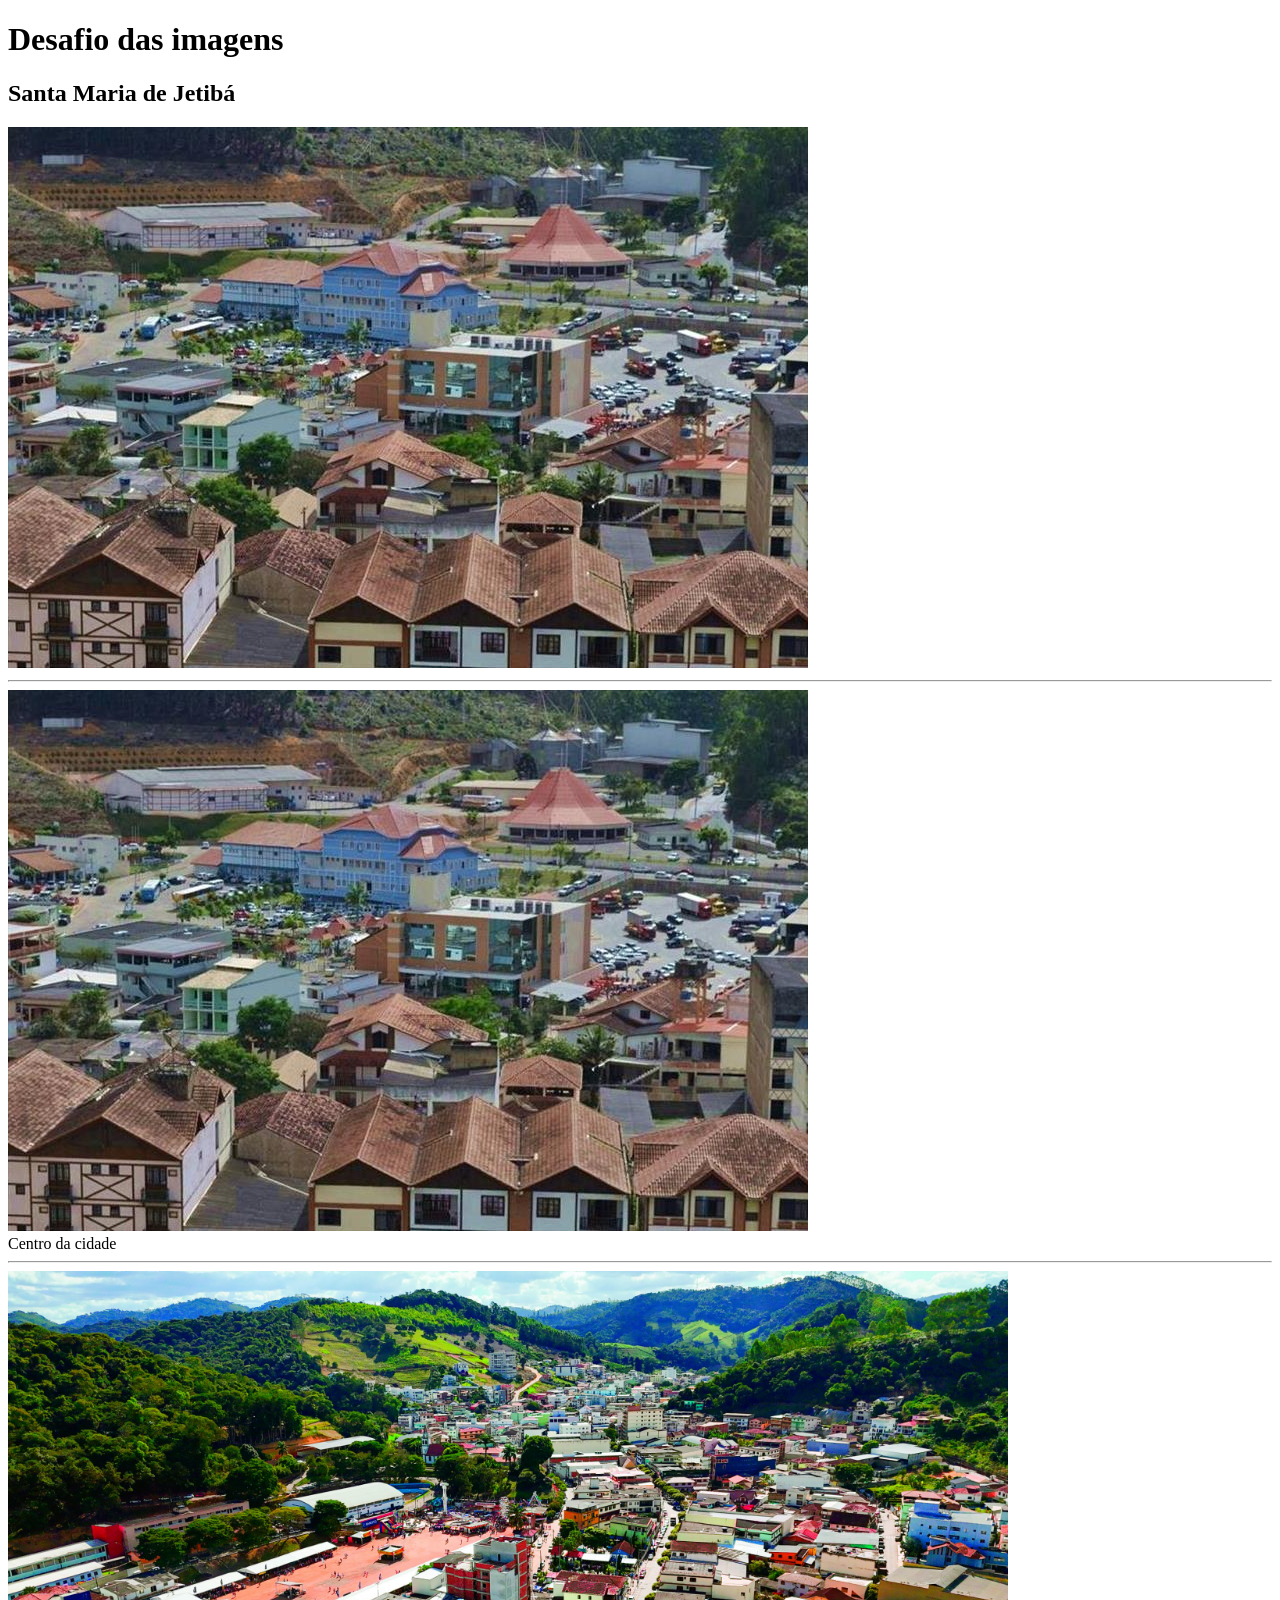
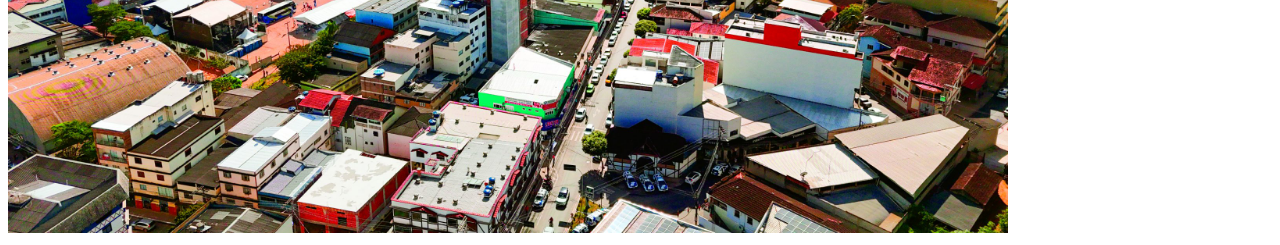
<file: AULA-02/index.html>
<!DOCTYPE html>
<html lang="PT-BR">
<head>
    <meta charset="UTF-8">
    <meta name="viewport" content="width=device-width, initial-scale=1.0">
    <link rel="shortcut icon" href="H.svg" type="image/x-icon">
    <title>Aula2-imagens</title>
</head>
<body>
    <h1>Desafio das imagens</h1>
    <h2>Santa Maria de Jetibá</h2>

     <img src="imagem.jpg" alt="Santa Maria de Jetibá">

     <hr>

     <picture> <img src="imagem.jpg" alt="centro da cidade">
    
    <figcaption> Centro da cidade </figcaption> 
 </picture>

 <hr>

<picture>
<source media="(max-width:500px )" 
        srcset="imagem.jpg"  width="300px">
        <img src="smj.jpg" alt="centro da cidade" 
        width="1000px">

</picture>


</body>
</html>
</file>
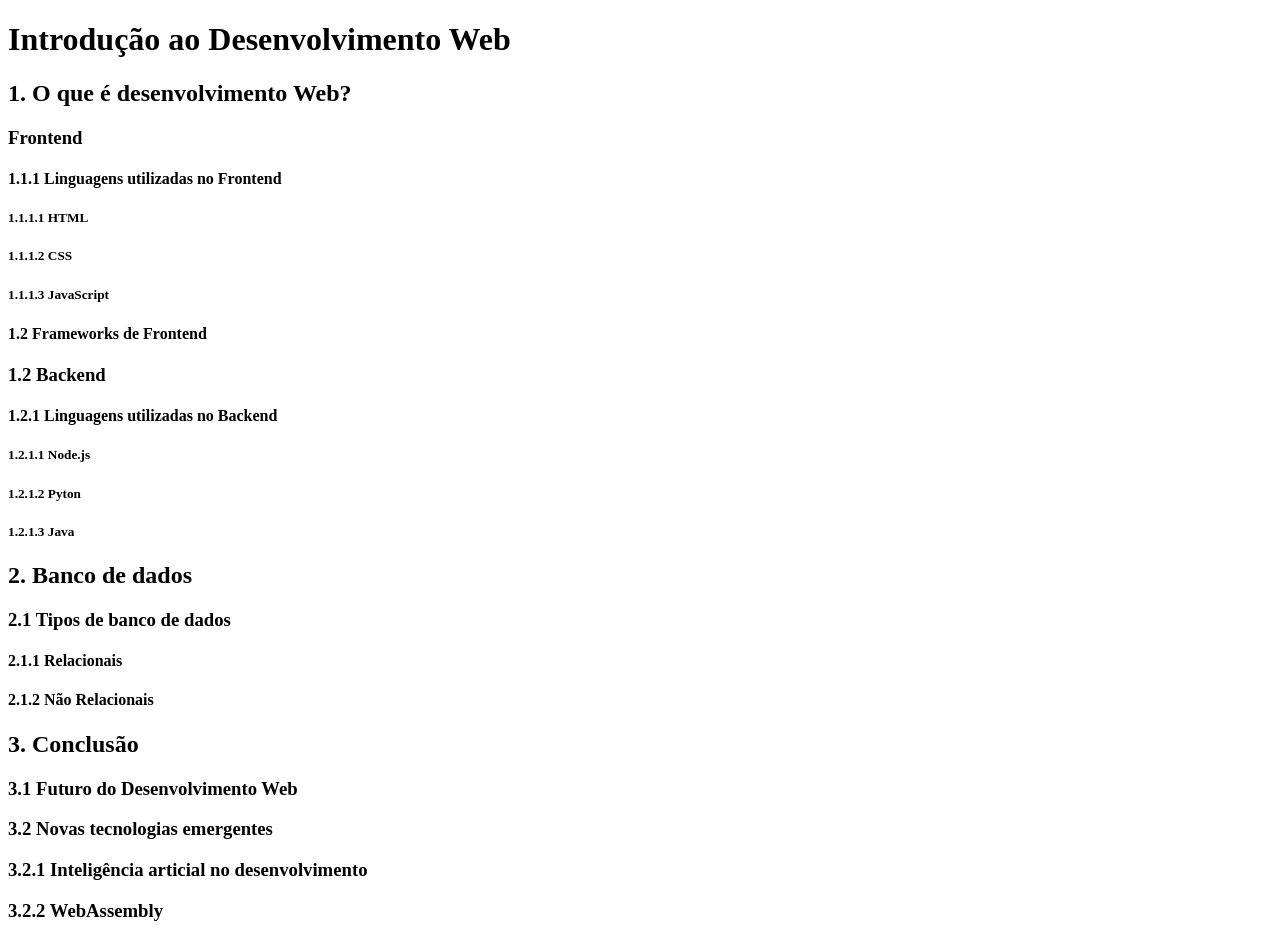
<file: AULA-03/index.html>
<!DOCTYPE html>
<html lang="PT-BR">
<head>
    <meta charset="UTF-8">
    <meta name="viewport" content="width=device-width, initial-scale=1.0">
    <title>Document</title>
</head>
<body>

    <h1>Introdução ao Desenvolvimento Web</h1>
    <h2>1. O que é desenvolvimento Web?</h2>
    <h3>Frontend</h3>
    <h4>1.1.1 Linguagens utilizadas no Frontend</h4>
    <h5>1.1.1.1 HTML</h5>
    <H5>1.1.1.2 CSS</H5>
    <H5>1.1.1.3 JavaScript</H5>
    <h4>1.2 Frameworks de Frontend</h4>
    <h3>1.2 Backend</h3>
    <h4>1.2.1 Linguagens utilizadas no Backend</h4>
    <h5>1.2.1.1 Node.js</h5>
    <h5>1.2.1.2 Pyton</h5>
    <h5>1.2.1.3 Java</h5>
    <H2>2. Banco de dados</H2>   
    <h3>2.1 Tipos de banco de dados</h3> 
    <h4>2.1.1 Relacionais</h4>
    <h4>2.1.2 Não Relacionais</h4>
    <h2>3. Conclusão</h2>
    <h3>3.1 Futuro do Desenvolvimento Web</h3>
    <h3>3.2 Novas tecnologias emergentes</h3>
    <h3>3.2.1 Inteligência articial no desenvolvimento</h3>
    <h3>3.2.2 WebAssembly</h3>
    

</body>
</html>
</file>
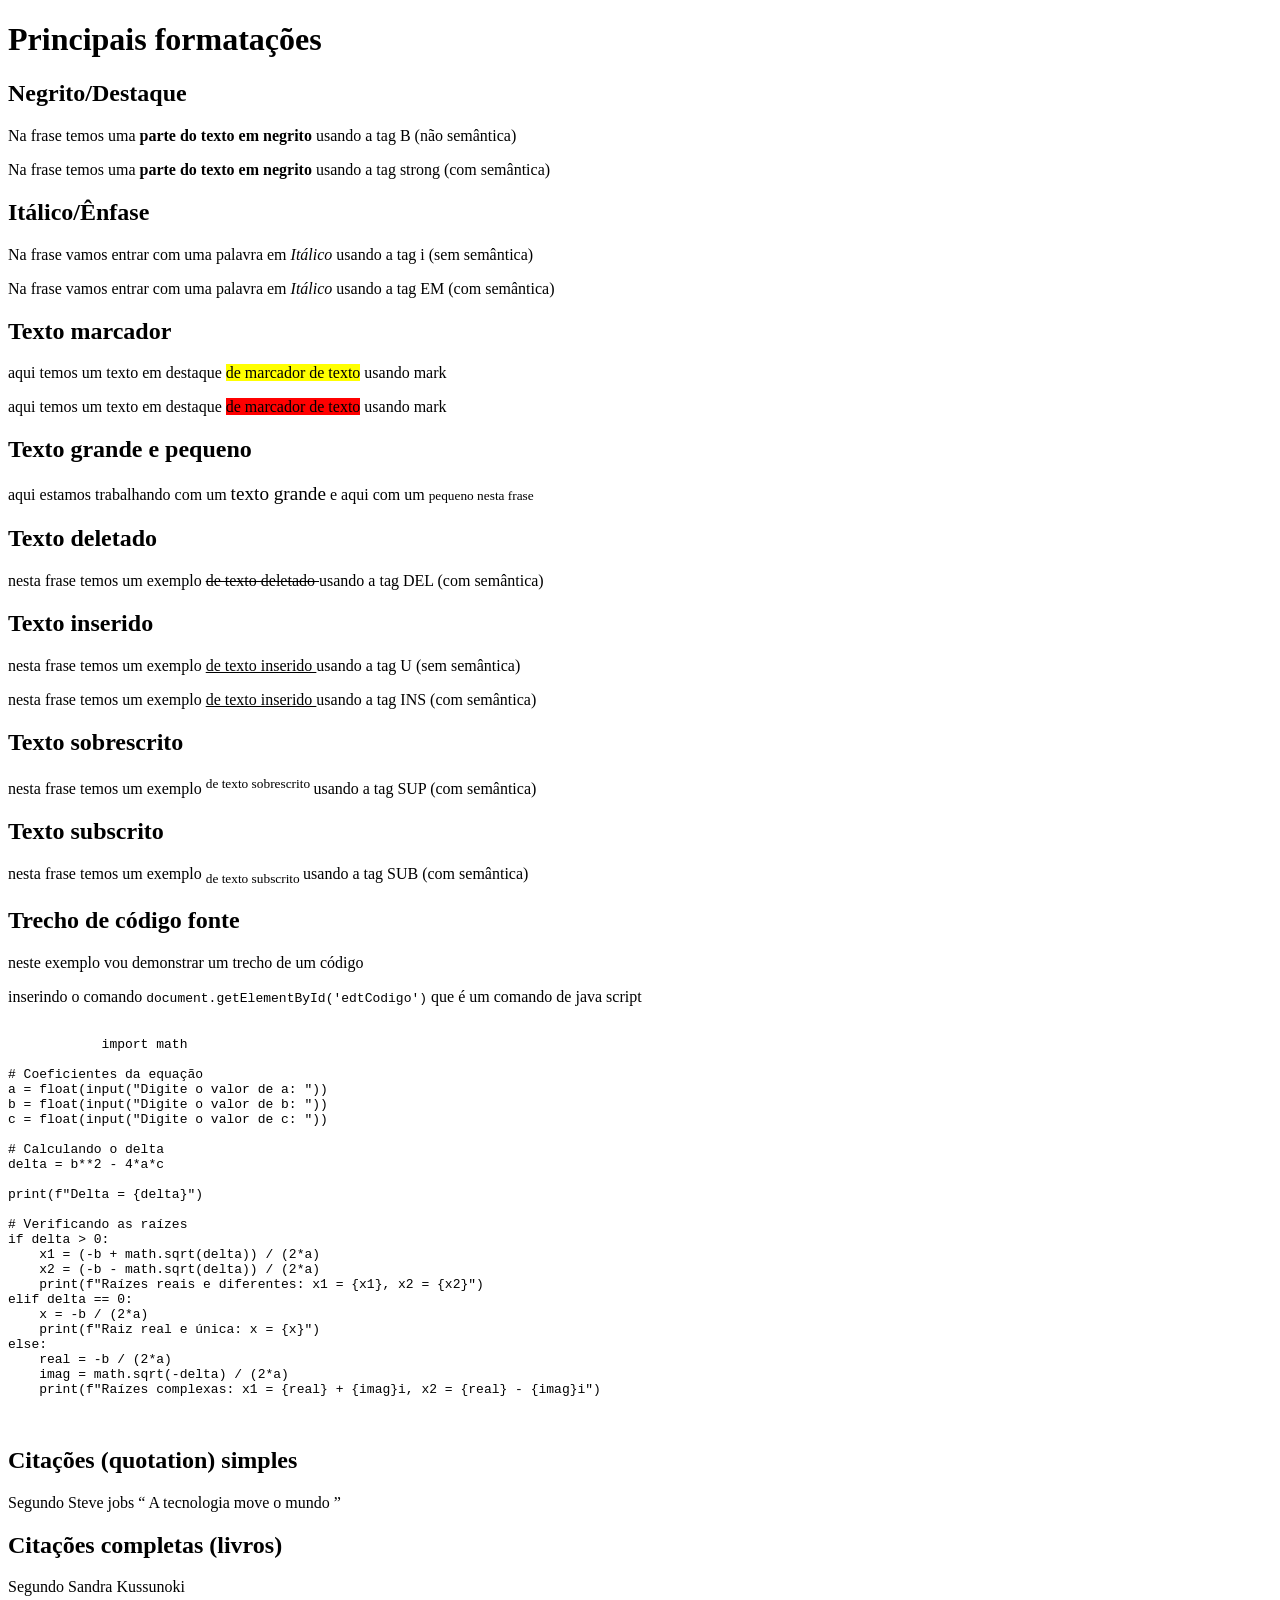
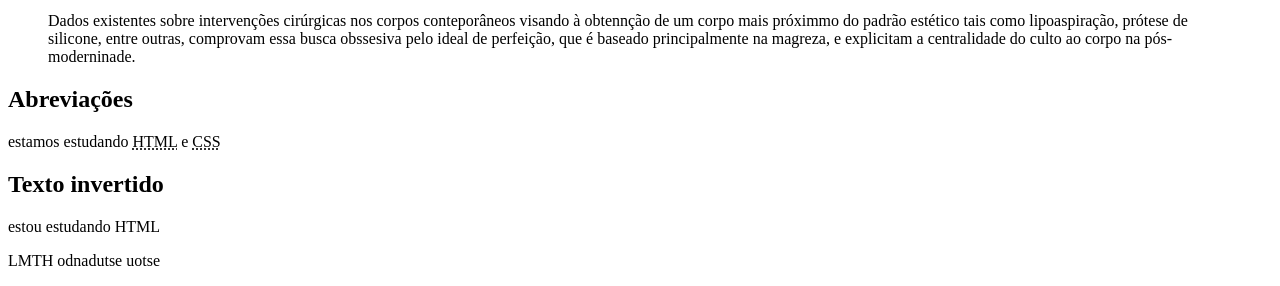
<file: AULA-04/index.html>
<!DOCTYPE html>
<html lang="pt-br">
<head>
    <meta charset="UTF-8">
    <meta name="viewport" content="width=device-width, initial-scale=1.0">
    <title>Aula 04  </title>
</head>
<body>
    <h1>Principais formatações</h1>
    <h2>Negrito/Destaque</h2>
    <p>Na frase temos uma <b>parte do texto em negrito</b> usando a tag B (não semântica)</p>
    <p>Na frase temos uma <strong>parte do texto em negrito</strong> usando a tag strong (com semântica)</p>
    <h2>Itálico/Ênfase</h2>
    <p>Na frase vamos entrar com uma palavra em <i>Itálico</i> usando a tag i (sem semântica)</p>
    <p>Na frase vamos entrar com uma palavra em <em>Itálico</em> usando a tag EM (com semântica)</p>
    <h2>Texto marcador</h2>
    <p>aqui temos um texto em destaque <mark>de marcador de texto</mark> usando mark</p>
    <p>aqui temos um texto em destaque <mark style="background-color: red;">de marcador de texto</mark> usando mark</p>
    <h2>Texto grande e pequeno</h2>
    <p>aqui estamos trabalhando com um <big>texto grande</big> e aqui com um <small> pequeno nesta frase</small></p>
    <h2>Texto deletado</h2>
    <p>nesta frase temos um exemplo <del> de texto deletado </del> usando a tag DEL (com semântica)</p>
    <h2>Texto inserido</h2>
    <p>nesta frase temos um exemplo <u> de texto inserido </u> usando a tag U (sem semântica)</p>
    <p>nesta frase temos um exemplo <ins> de texto inserido </ins> usando a tag INS (com semântica)</p>
    <h2>Texto sobrescrito</h2>
    <p>nesta frase temos um exemplo <sup> de texto sobrescrito </sup> usando a tag SUP (com semântica)</p>
    <h2>Texto subscrito</h2>
    <p>nesta frase temos um exemplo <sub> de texto subscrito </sub> usando a tag SUB (com semântica)</p>
    <h2>Trecho de código fonte</h2>
    <p>neste exemplo vou demonstrar um trecho de um código</p>
    <p>inserindo o comando <code>document.getElementById('edtCodigo')</code> que é um comando de java script </p>
    <pre>
        <code>
            import math

# Coeficientes da equação
a = float(input("Digite o valor de a: "))
b = float(input("Digite o valor de b: "))
c = float(input("Digite o valor de c: "))

# Calculando o delta
delta = b**2 - 4*a*c

print(f"Delta = {delta}")

# Verificando as raízes
if delta > 0:
    x1 = (-b + math.sqrt(delta)) / (2*a)
    x2 = (-b - math.sqrt(delta)) / (2*a)
    print(f"Raízes reais e diferentes: x1 = {x1}, x2 = {x2}")
elif delta == 0:
    x = -b / (2*a)
    print(f"Raiz real e única: x = {x}")
else:
    real = -b / (2*a)
    imag = math.sqrt(-delta) / (2*a)
    print(f"Raízes complexas: x1 = {real} + {imag}i, x2 = {real} - {imag}i")
        </code>
    </pre>
    <h2>Citações (quotation) simples </h2>
    <p>Segundo Steve jobs <q> A tecnologia move o mundo </q></p>

    <h2>Citações completas (livros)</h2>
    <p>Segundo Sandra Kussunoki<blockquote>
        Dados existentes sobre intervenções cirúrgicas nos corpos conteporâneos visando à obtennção de um corpo mais próximmo do padrão estético tais como lipoaspiração, prótese de silicone, entre outras, comprovam essa busca obssesiva pelo  ideal de perfeição, que é baseado principalmente na magreza, e explicitam a centralidade do culto ao corpo na pós-moderninade.</p>
    </blockquote>
    <h2>Abreviações</h2>
    <p>estamos estudando  <abbr title="Hypertext Markup Language ">HTML</abbr> e <abbr title="Cascading Style Sheets">CSS</abbr></p>
    <h2>Texto invertido</h2>
    <p><bdo dir="ltr">estou estudando HTML</bdo></p>
    <p><bdo dir="rtl">estou estudando HTML</bdo></p>
    

</body>
</html>
</file>
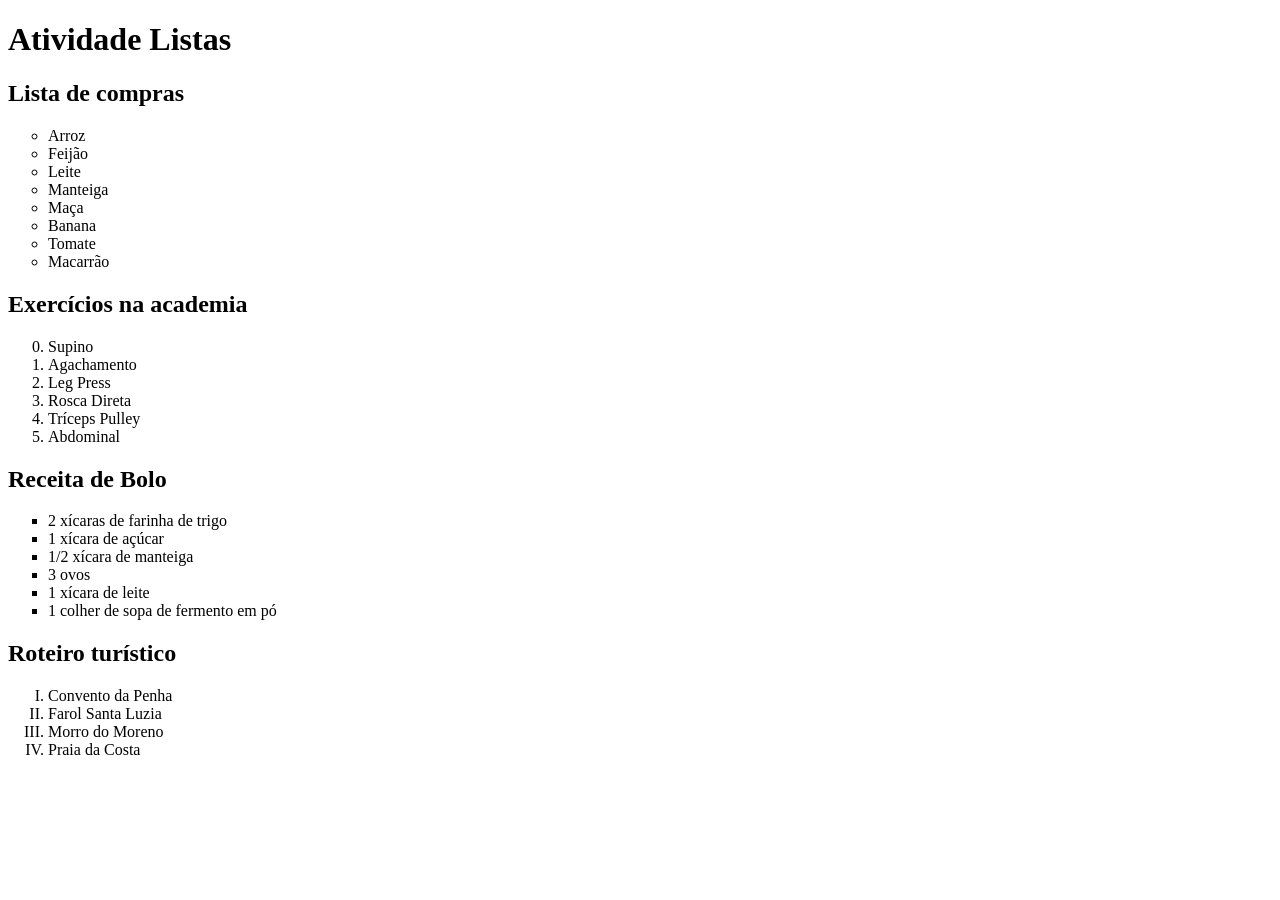
<file: AULA-05/index.html>
<!DOCTYPE html>
<html lang="PT-BR">
<head>
    <meta charset="UTF-8">
    <meta name="viewport" content="width=device-width, initial-scale=1.0">
    <title>Document</title>
</head>
<body>

    <h1>Atividade Listas</h1>

    <h2>Lista de compras</h2>
    <ul type="circle">
        <li>Arroz</li>
        <li>Feijão</li>
        <li>Leite</li>
        <li>Manteiga</li>
        <li>Maça</li>
        <li>Banana</li>
        <li>Tomate</li>
        <li>Macarrão</li>
    </ul>
    
<h2>Exercícios na academia</h2>


    <ol type="1" start="00">
        <li>Supino</li>
        <li>Agachamento</li>
        <li>Leg Press</li>
        <li>Rosca Direta</li>
        <li>Tríceps Pulley</li>
        <li>Abdominal</li>
    </ol>

<h2>Receita de Bolo</h2>

    <ul type="square">
        <li>2 xícaras de farinha de trigo</li>
        <li>1 xícara de açúcar</li>
        <li>1/2 xícara de manteiga</li>
        <li>3 ovos</li>
        <li>1 xícara de leite</li>
        <li>1 colher de sopa de fermento em pó</li>
    </Ul>

<h2>Roteiro turístico</h2>

    <ol type="I" start="1"> 
        <li>Convento da Penha</li>
        <li>Farol Santa Luzia</li>
        <li>Morro do Moreno</li>
        <li>Praia da Costa</li>
    </ol>

</body>
</html>
</file>
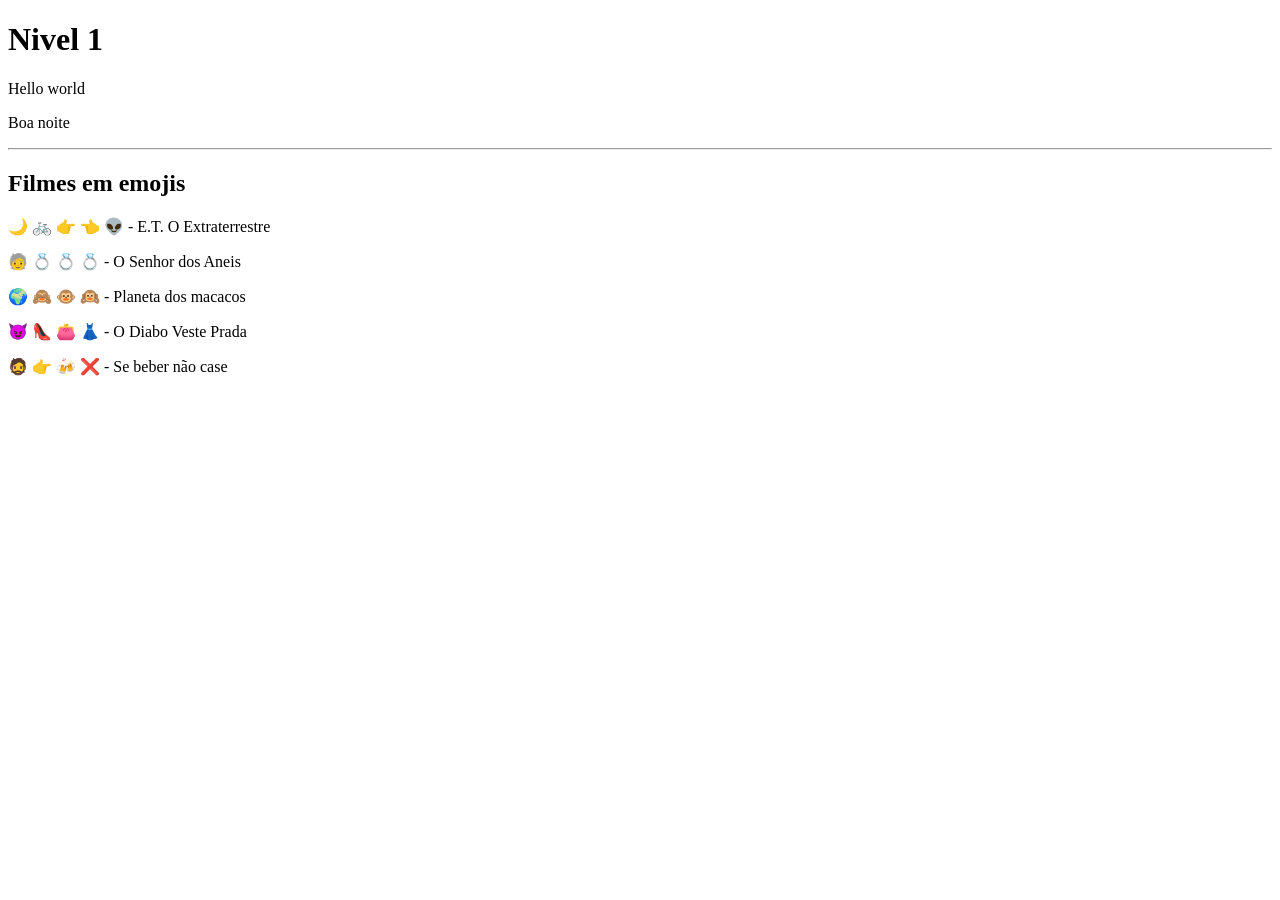
<file: aula1/index.html>
<!DOCTYPE html>
<html lang="PT-BR">
<head>
    <meta charset="UTF-8">
    <meta name="viewport" content="width=device-width, initial-scale=1.0">
    <title>Aula-01</title>
</head>
<body>

    <h1>Nivel 1</h1>
    <p>Hello world</p>
    <p>Boa noite</p>
    
    <hr>

    <h2>Filmes em emojis</h2>

    <p>&#x1F319 &#x1F6B2 &#x1F449 &#x1F448 &#x1F47D - E.T. O Extraterrestre </p>
    <p>&#x1f9d3 &#128141 &#128141 &#128141 - O Senhor dos Aneis</p>
    <p>&#x1f30d &#x1f648 &#x1f435 &#x1f649 - Planeta dos macacos</p>
    <p>&#x1f608 &#x1f460 &#x1f45b &#x1f457 - O Diabo Veste Prada</p>
    <p>&#X1f9d4 &#x1F449 &#X1f37b &#10060 - Se beber não case</p>

</body>
</html>
</file>
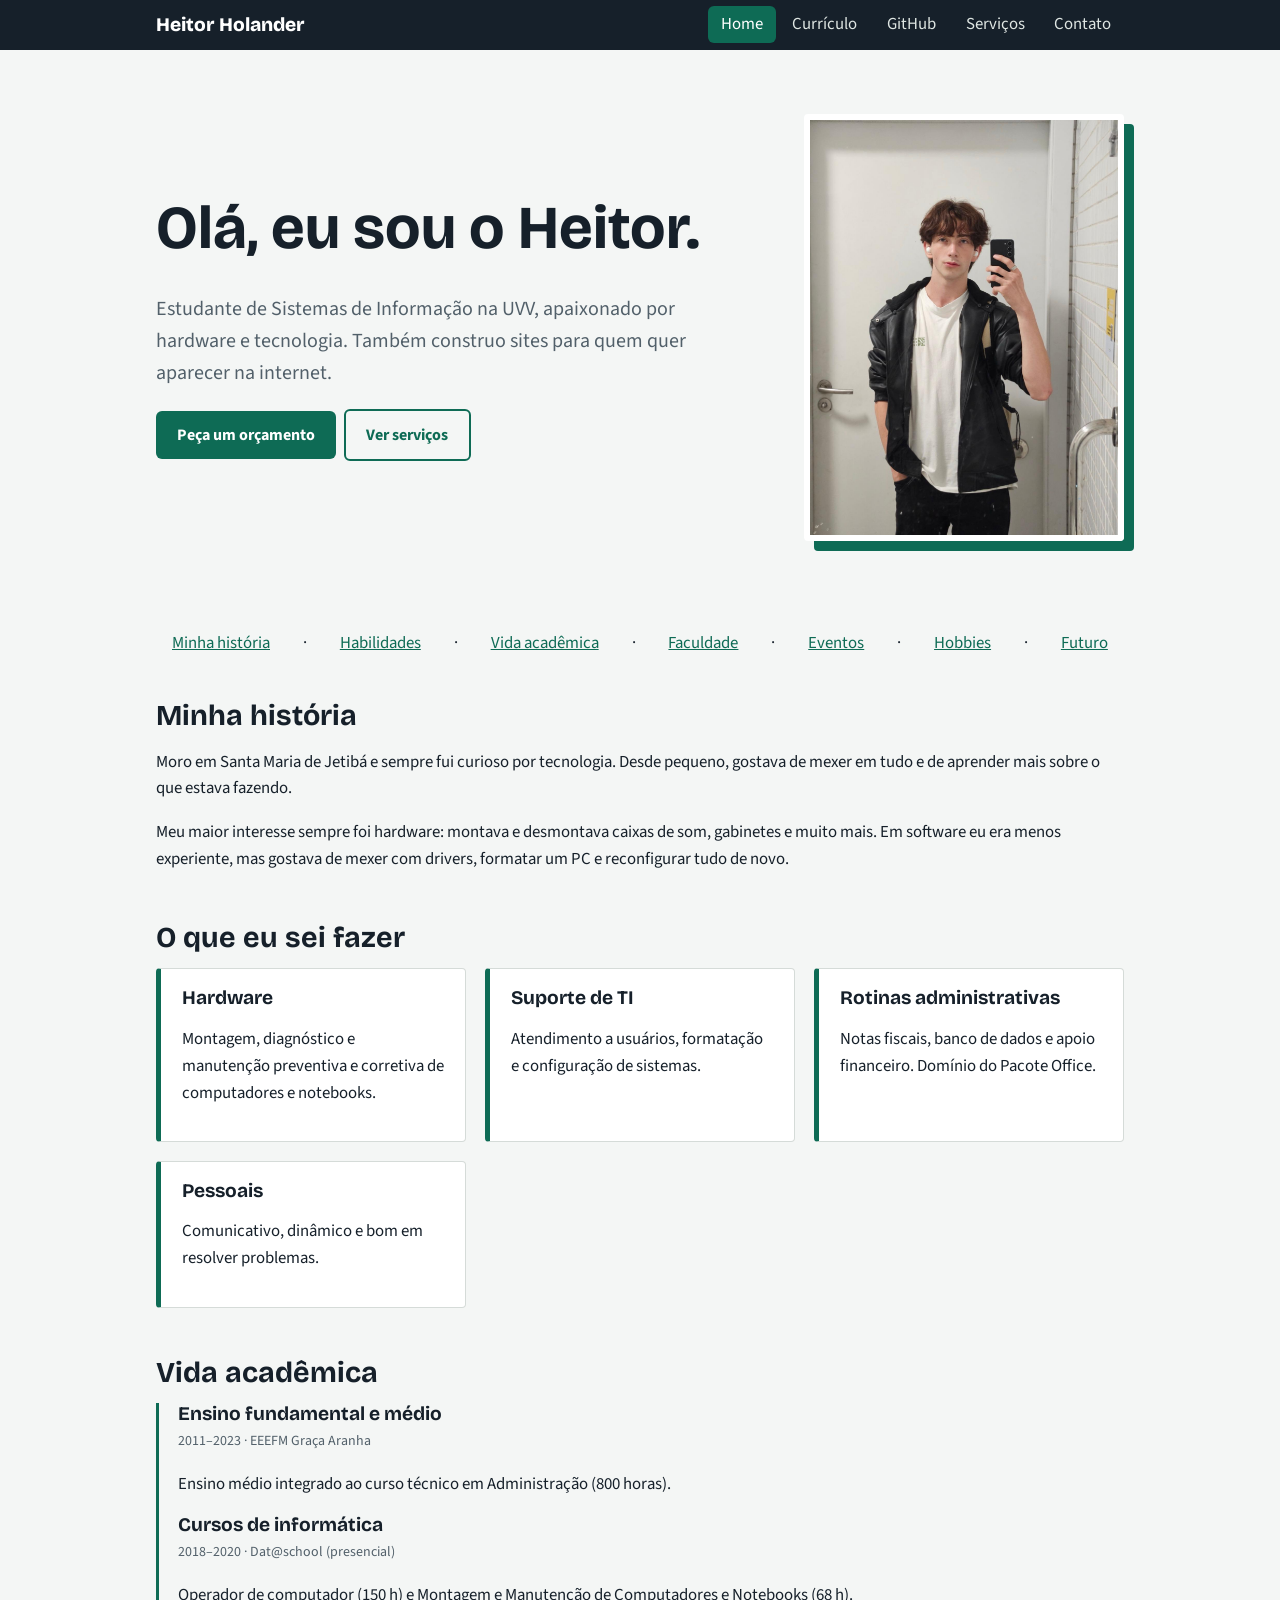
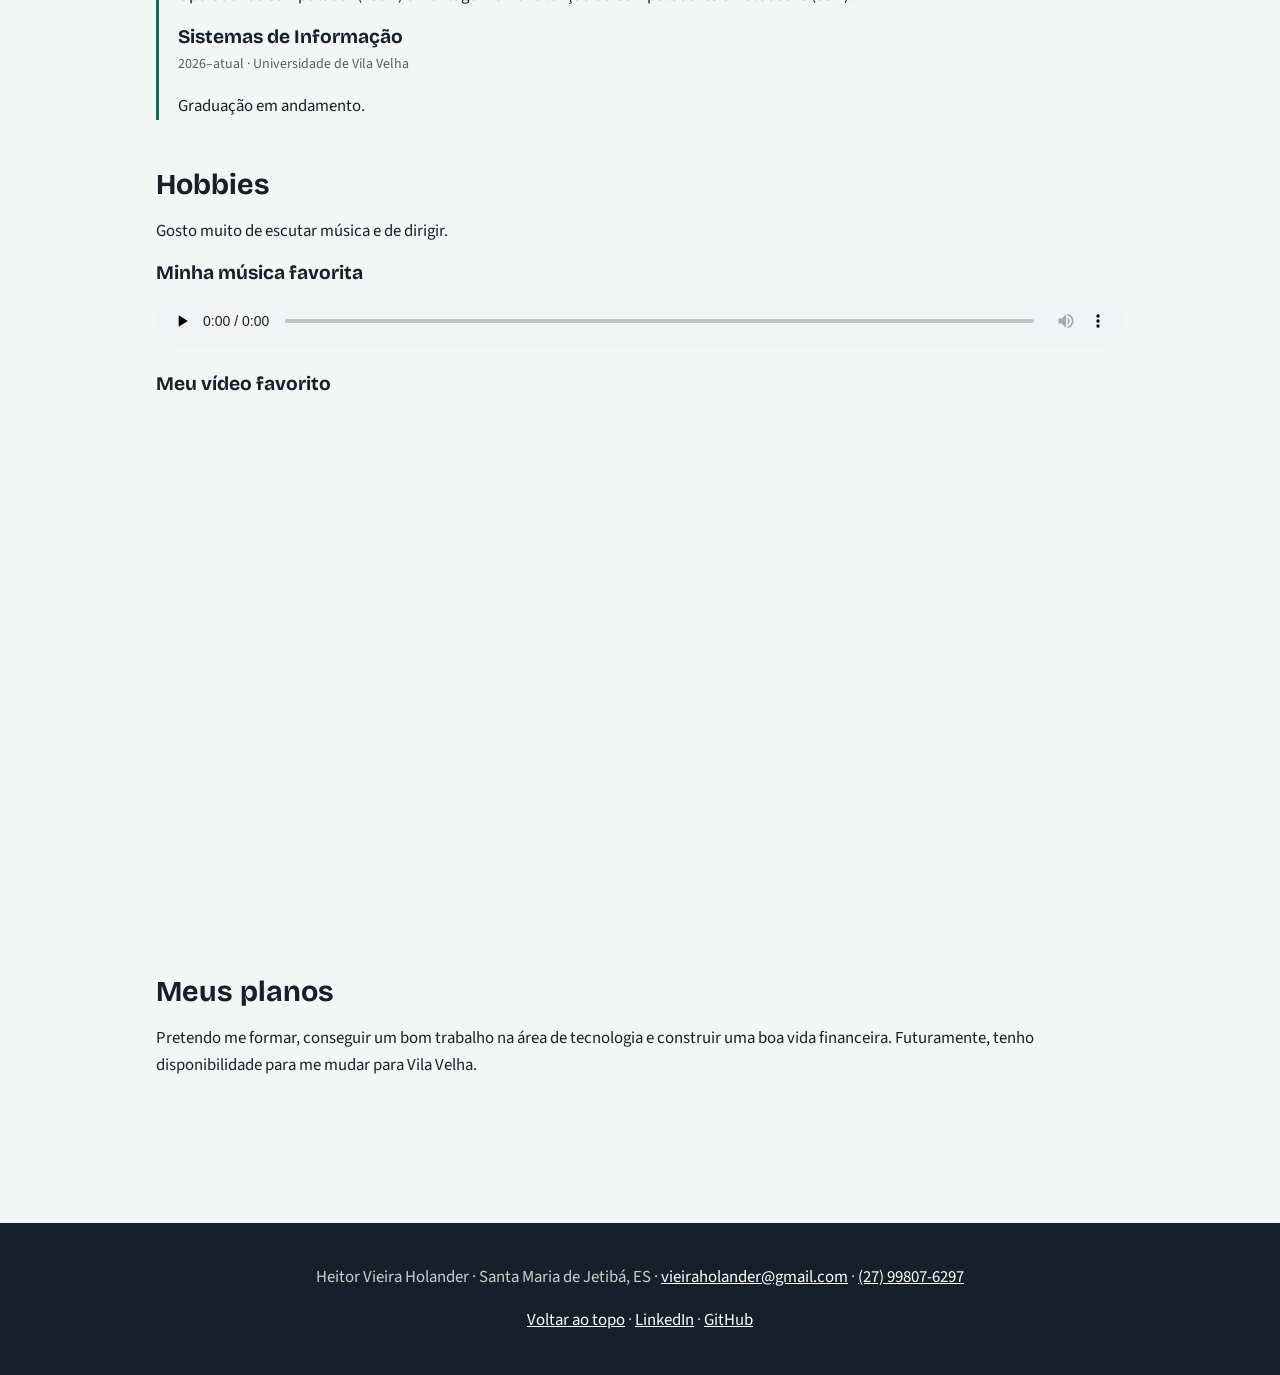
<file: site-heitor/SITE DE HEITOR/index.html>
<!DOCTYPE html>
<html lang="pt-BR"><head><meta charset="UTF-8"><meta name="viewport" content="width=device-width, initial-scale=1">
<title>Home | Heitor Holander</title>
<link rel="preconnect" href="https://fonts.googleapis.com"><link rel="preconnect" href="https://fonts.gstatic.com" crossorigin>
<link href="https://fonts.googleapis.com/css2?family=Bricolage+Grotesque:wght@700;800&family=Source+Sans+3:wght@400;700&display=swap" rel="stylesheet">
<link rel="stylesheet" href="style.css"></head><body>
<header><nav aria-label="Menu principal"><a class="logo" href="index.html">Heitor Holander</a><ul><li><a href="index.html" class="ativo" aria-current="page">Home</a></li><li><a href="curriculo.html">Currículo</a></li><li><a href="github.html">GitHub</a></li><li><a href="servicos.html">Serviços</a></li><li><a href="contato.html">Contato</a></li></ul></nav></header>
<main id="topo">
<section class="hero"><div><h1>Olá, eu sou o Heitor.</h1>
<p class="lead">Estudante de Sistemas de Informação na UVV, apaixonado por hardware e tecnologia. Também construo sites para quem quer aparecer na internet.</p>
<a class="btn" href="contato.html">Peça um orçamento</a><a class="btn sec" href="servicos.html">Ver serviços</a></div>
<img src="img/foto.jpg" alt="Foto de Heitor Holander"></section>
<nav aria-label="Nesta página" style="margin-bottom:2rem"><a href="#historia">Minha história</a> · <a href="#habilidades">Habilidades</a> · <a href="#academico">Vida acadêmica</a> · <a href="#faculdade">Faculdade</a> · <a href="#eventos">Eventos</a> · <a href="#hobbies">Hobbies</a> · <a href="#futuro">Futuro</a></nav>
<section id="historia"><h2>Minha história</h2>
<p>Moro em Santa Maria de Jetibá e sempre fui curioso por tecnologia. Desde pequeno, gostava de mexer em tudo e de aprender mais sobre o que estava fazendo.</p>
<p>Meu maior interesse sempre foi hardware: montava e desmontava caixas de som, gabinetes e muito mais. Em software eu era menos experiente, mas gostava de mexer com drivers, formatar um PC e reconfigurar tudo de novo.</p></section>
<section id="habilidades"><h2>O que eu sei fazer</h2><div class="grid">
<div class="card"><h3>Hardware</h3><p>Montagem, diagnóstico e manutenção preventiva e corretiva de computadores e notebooks.</p></div>
<div class="card"><h3>Suporte de TI</h3><p>Atendimento a usuários, formatação e configuração de sistemas.</p></div>
<div class="card"><h3>Rotinas administrativas</h3><p>Notas fiscais, banco de dados e apoio financeiro. Domínio do Pacote Office.</p></div>
<div class="card"><h3>Pessoais</h3><p>Comunicativo, dinâmico e bom em resolver problemas.</p></div></div></section>
<section id="academico"><h2>Vida acadêmica</h2><div class="timeline">
<h3>Ensino fundamental e médio</h3><small>2011–2023 · EEEFM Graça Aranha</small><p>Ensino médio integrado ao curso técnico em Administração (800 horas).</p>
<h3>Cursos de informática</h3><small>2018–2020 · Dat@school (presencial)</small><p>Operador de computador (150 h) e Montagem e Manutenção de Computadores e Notebooks (68 h).</p>
<h3>Sistemas de Informação</h3><small>2026–atual · Universidade de Vila Velha</small><p>Graduação em andamento.</p></div></section>
<section id="hobbies"><h2>Hobbies</h2><p>Gosto muito de escutar música e de dirigir.</p>
<div class="media">
<div><h3>Minha música favorita</h3><audio controls preload="none"><source src="media/Hollow Coves - _Coastline_ (Live From Zion Canyon Mesa) [9_uXc5QNYiU].mp3" type="audio/mpeg"></audio><p>
<div><h3>Meu vídeo favorito</h3><iframe src="https://www.youtube.com/watch?v=1tjuhCdWPB4&t=1s" title="Vídeo favorito" allowfullscreen loading="lazy"></iframe><p>
<section id="futuro"><h2>Meus planos</h2><p>Pretendo me formar, conseguir um bom trabalho na área de tecnologia e construir uma boa vida financeira. Futuramente, tenho disponibilidade para me mudar para Vila Velha.</p></section></main>
<footer><p>Heitor Vieira Holander · Santa Maria de Jetibá, ES · <a href="mailto:vieiraholander@gmail.com">vieiraholander@gmail.com</a> · <a href="tel:+5527998076297">(27) 99807-6297</a></p>
<p><a href="#topo">Voltar ao topo</a> · <a href="https://br.linkedin.com/in/heitor-vieira-holander-3a6a19292" target="_blank" rel="noopener">LinkedIn</a> · <a href="https://github.com/hechktor" target="_blank" rel="noopener">GitHub</a></p></footer>
</body></html>
</file>
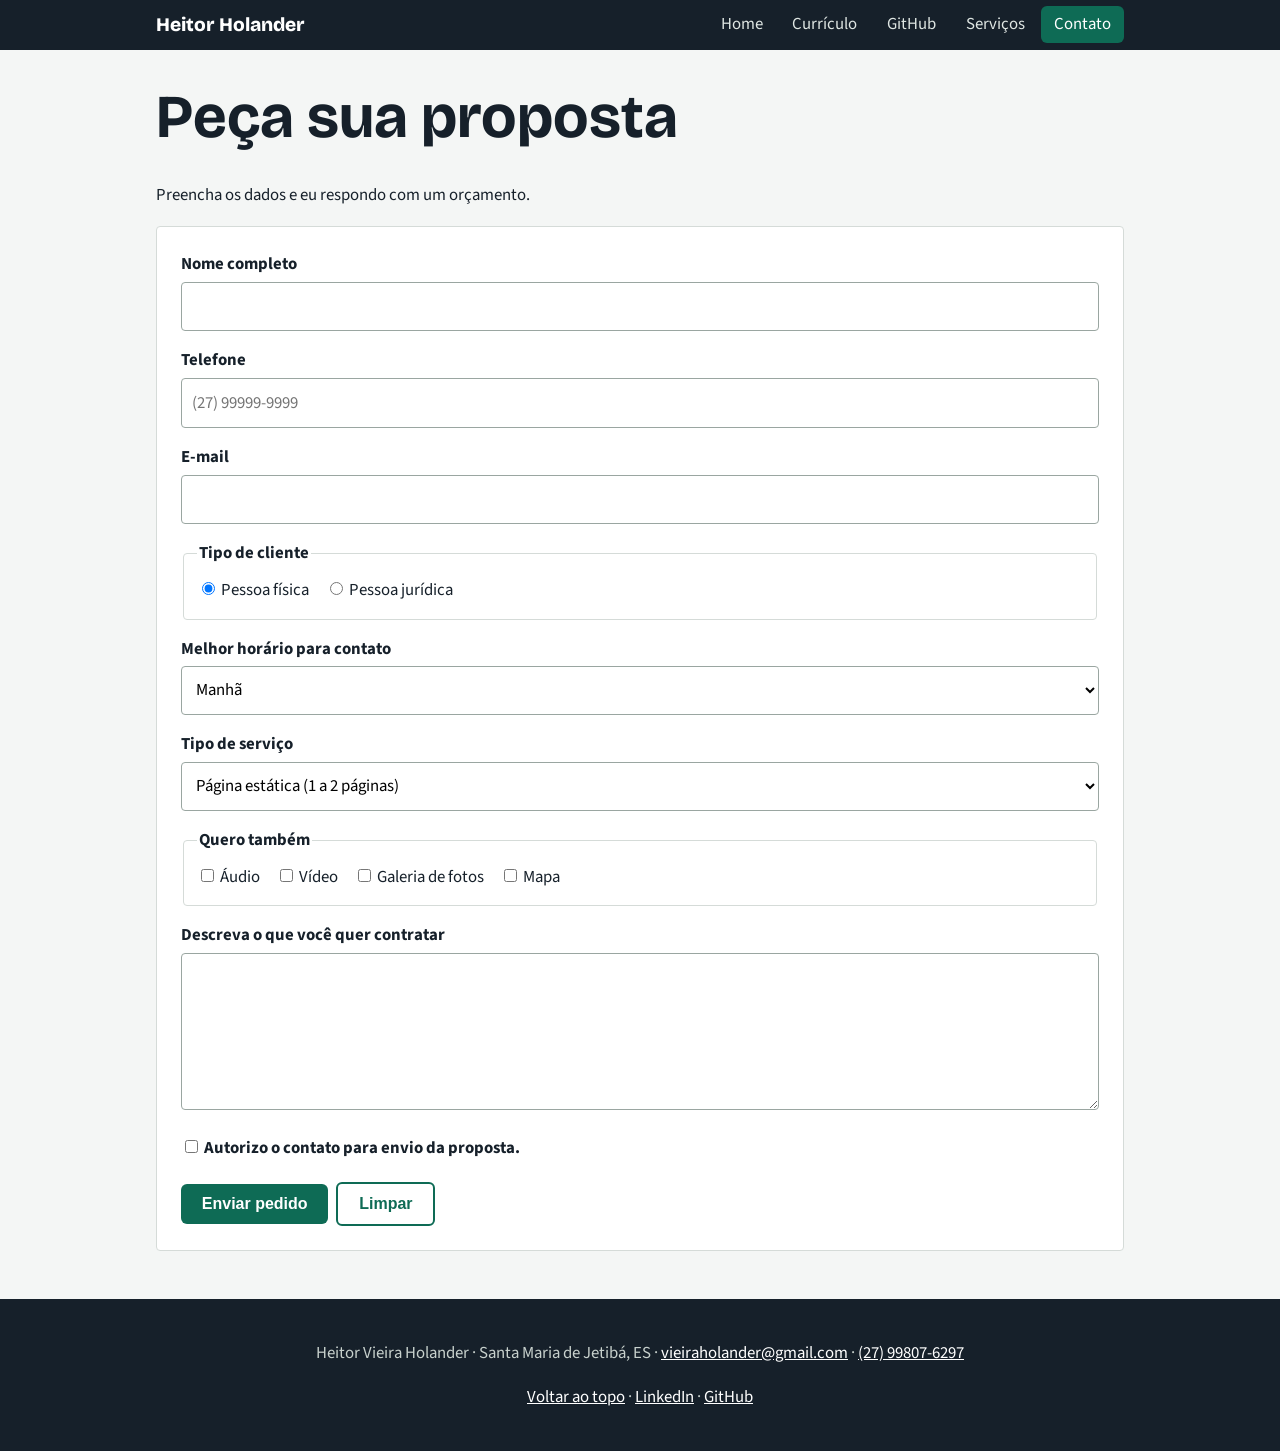
<file: site-heitor/SITE DE HEITOR/contato.html>
<!DOCTYPE html>
<html lang="pt-BR"><head><meta charset="UTF-8"><meta name="viewport" content="width=device-width, initial-scale=1">
<title>Contato | Heitor Holander</title>
<link rel="preconnect" href="https://fonts.googleapis.com"><link rel="preconnect" href="https://fonts.gstatic.com" crossorigin>
<link href="https://fonts.googleapis.com/css2?family=Bricolage+Grotesque:wght@700;800&family=Source+Sans+3:wght@400;700&display=swap" rel="stylesheet">
<link rel="stylesheet" href="style.css"></head><body>
<header><nav aria-label="Menu principal"><a class="logo" href="index.html">Heitor Holander</a><ul><li><a href="index.html">Home</a></li><li><a href="curriculo.html">Currículo</a></li><li><a href="github.html">GitHub</a></li><li><a href="servicos.html">Serviços</a></li><li><a href="contato.html" class="ativo" aria-current="page">Contato</a></li></ul></nav></header>
<main id="topo">
<h1>Peça sua proposta</h1><p class="lead">Preencha os dados e eu respondo com um orçamento.</p>
<form action="https://formsubmit.co/vieiraholander@gmail.com" method="POST">
<div><label for="nome">Nome completo</label><input type="text" id="nome" name="nome" required autocomplete="name"></div>
<div><label for="tel">Telefone</label><input type="tel" id="tel" name="telefone" placeholder="(27) 99999-9999" required autocomplete="tel"></div>
<div><label for="email">E-mail</label><input type="email" id="email" name="email" required autocomplete="email"></div>
<fieldset><legend>Tipo de cliente</legend><label><input type="radio" name="tipo_cliente" value="Pessoa física" checked> Pessoa física</label><label><input type="radio" name="tipo_cliente" value="Pessoa jurídica"> Pessoa jurídica</label></fieldset>
<div><label for="horario">Melhor horário para contato</label><select id="horario" name="horario"><option>Manhã</option><option>Tarde</option><option>Noite</option></select></div>
<div><label for="servico">Tipo de serviço</label><select id="servico" name="servico"><option>Página estática (1 a 2 páginas)</option><option>Página estática (3 a 5 páginas)</option><option>Página estática (mais de 5 páginas)</option><option>Página dinâmica</option><option>Página super avançada</option></select></div>
<fieldset><legend>Quero também</legend><label><input type="checkbox" name="extras" value="Áudio"> Áudio</label><label><input type="checkbox" name="extras" value="Vídeo"> Vídeo</label><label><input type="checkbox" name="extras" value="Galeria"> Galeria de fotos</label><label><input type="checkbox" name="extras" value="Mapa"> Mapa</label></fieldset>
<div><label for="descricao">Descreva o que você quer contratar</label><textarea id="descricao" name="descricao" rows="5" required></textarea></div>
<div><label><input type="checkbox" name="aceite" required> Autorizo o contato para envio da proposta.</label></div>
<input type="hidden" name="_subject" value="Novo pedido de proposta pelo site"><input type="hidden" name="_next" value="https://hechktor.github.io/">
<div><button class="btn" type="submit">Enviar pedido</button><button class="btn sec" type="reset">Limpar</button></div></form></main>
<footer><p>Heitor Vieira Holander · Santa Maria de Jetibá, ES · <a href="mailto:vieiraholander@gmail.com">vieiraholander@gmail.com</a> · <a href="tel:+5527998076297">(27) 99807-6297</a></p>
<p><a href="#topo">Voltar ao topo</a> · <a href="https://br.linkedin.com/in/heitor-vieira-holander-3a6a19292" target="_blank" rel="noopener">LinkedIn</a> · <a href="https://github.com/hechktor" target="_blank" rel="noopener">GitHub</a></p></footer>
</body></html>
</file>
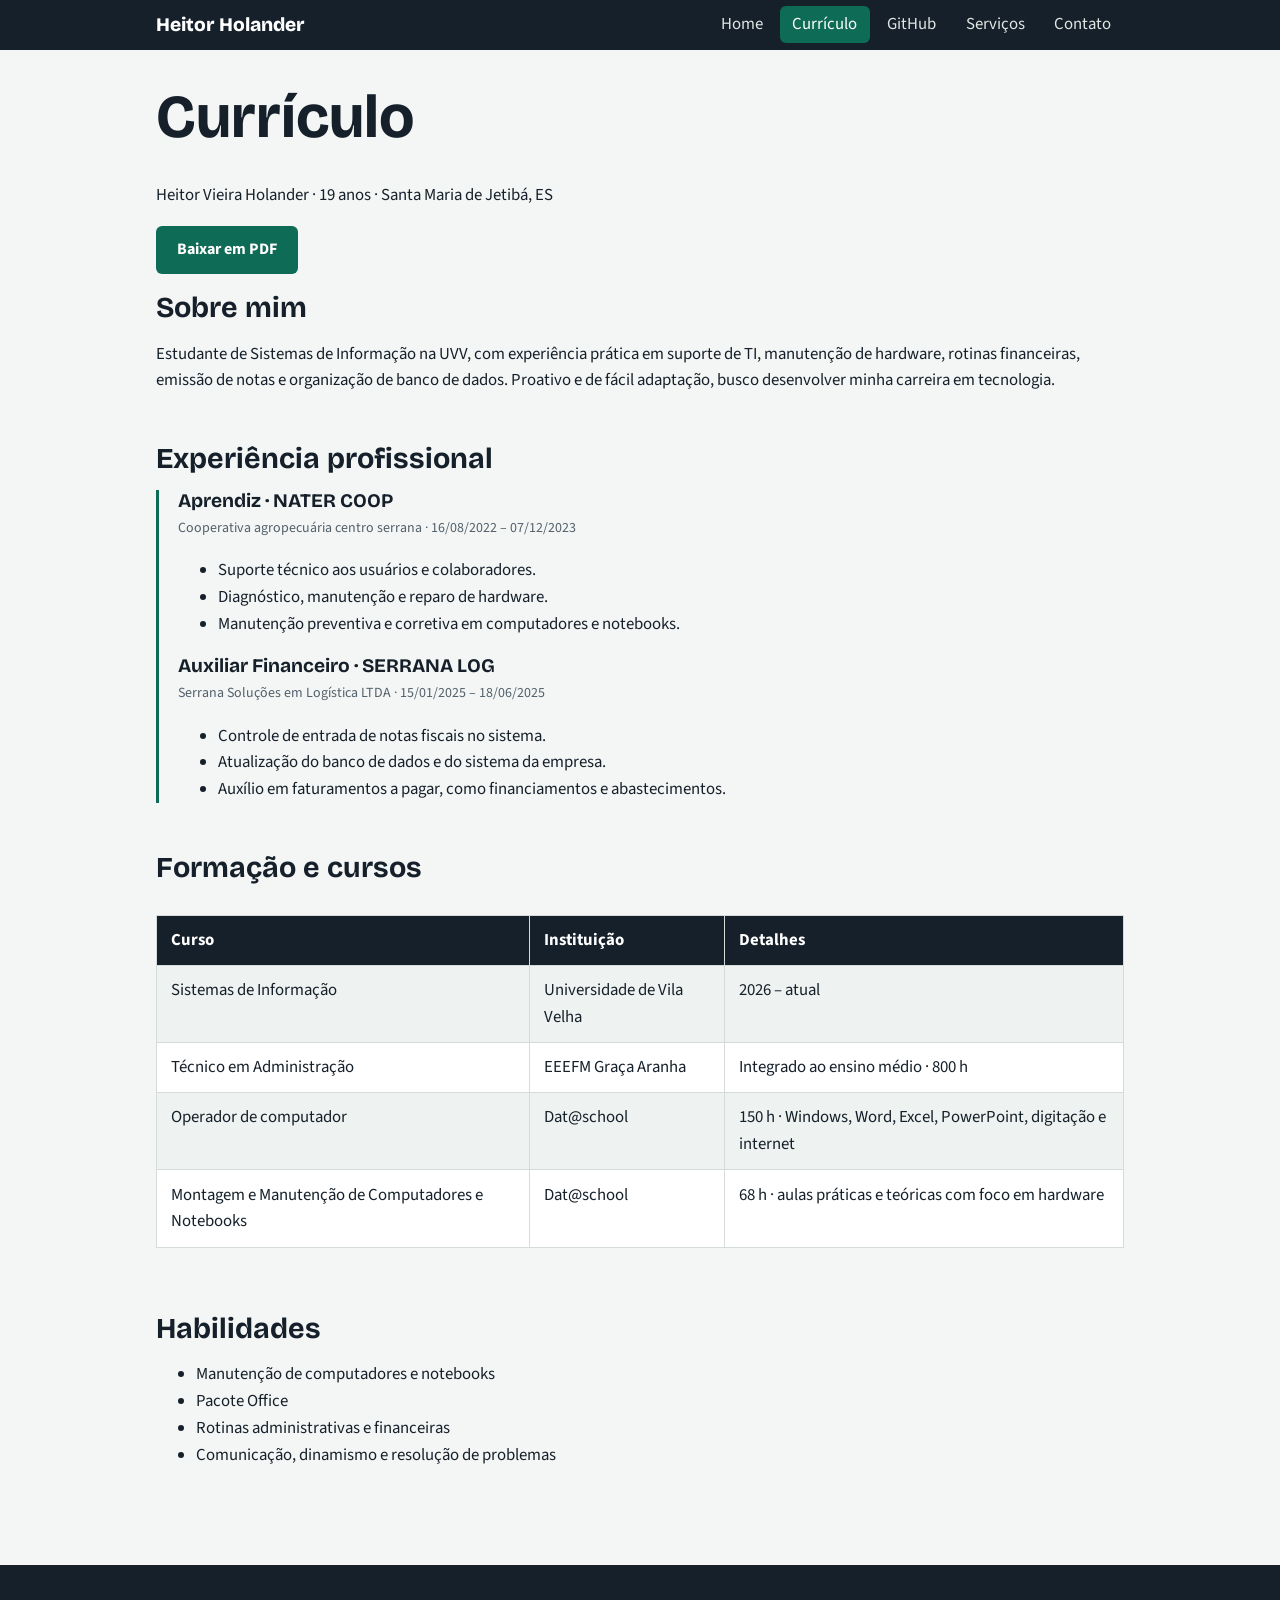
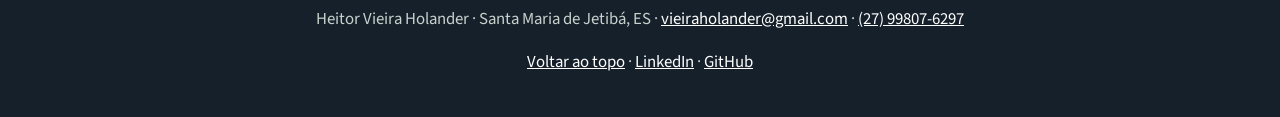
<file: site-heitor/SITE DE HEITOR/curriculo.html>
<!DOCTYPE html>
<html lang="pt-BR"><head><meta charset="UTF-8"><meta name="viewport" content="width=device-width, initial-scale=1">
<title>Currículo | Heitor Holander</title>
<link rel="preconnect" href="https://fonts.googleapis.com"><link rel="preconnect" href="https://fonts.gstatic.com" crossorigin>
<link href="https://fonts.googleapis.com/css2?family=Bricolage+Grotesque:wght@700;800&family=Source+Sans+3:wght@400;700&display=swap" rel="stylesheet">
<link rel="stylesheet" href="style.css"></head><body>
<header><nav aria-label="Menu principal"><a class="logo" href="index.html">Heitor Holander</a><ul><li><a href="index.html">Home</a></li><li><a href="curriculo.html" class="ativo" aria-current="page">Currículo</a></li><li><a href="github.html">GitHub</a></li><li><a href="servicos.html">Serviços</a></li><li><a href="contato.html">Contato</a></li></ul></nav></header>
<main id="topo">
<h1>Currículo</h1><p class="lead">Heitor Vieira Holander · 19 anos · Santa Maria de Jetibá, ES</p>
<p><a class="btn" href="media/Heitor_Holander.pdf" download>Baixar em PDF</a></p>
<section><h2>Sobre mim</h2><p>Estudante de Sistemas de Informação na UVV, com experiência prática em suporte de TI, manutenção de hardware, rotinas financeiras, emissão de notas e organização de banco de dados. Proativo e de fácil adaptação, busco desenvolver minha carreira em tecnologia.</p></section>
<section><h2>Experiência profissional</h2><div class="timeline">
<h3>Aprendiz · NATER COOP</h3><small>Cooperativa agropecuária centro serrana · 16/08/2022 – 07/12/2023</small>
<ul><li>Suporte técnico aos usuários e colaboradores.</li><li>Diagnóstico, manutenção e reparo de hardware.</li><li>Manutenção preventiva e corretiva em computadores e notebooks.</li></ul>
<h3>Auxiliar Financeiro · SERRANA LOG</h3><small>Serrana Soluções em Logística LTDA · 15/01/2025 – 18/06/2025</small>
<ul><li>Controle de entrada de notas fiscais no sistema.</li><li>Atualização do banco de dados e do sistema da empresa.</li><li>Auxílio em faturamentos a pagar, como financiamentos e abastecimentos.</li></ul></div></section>
<section><h2>Formação e cursos</h2><div class="tabela"><table><tr><th>Curso</th><th>Instituição</th><th>Detalhes</th></tr>
<tr><td>Sistemas de Informação</td><td>Universidade de Vila Velha</td><td>2026 – atual</td></tr>
<tr><td>Técnico em Administração</td><td>EEEFM Graça Aranha</td><td>Integrado ao ensino médio · 800 h</td></tr>
<tr><td>Operador de computador</td><td>Dat@school</td><td>150 h · Windows, Word, Excel, PowerPoint, digitação e internet</td></tr>
<tr><td>Montagem e Manutenção de Computadores e Notebooks</td><td>Dat@school</td><td>68 h · aulas práticas e teóricas com foco em hardware</td></tr></table></div></section>
<section><h2>Habilidades</h2><ul><li>Manutenção de computadores e notebooks</li><li>Pacote Office</li><li>Rotinas administrativas e financeiras</li><li>Comunicação, dinamismo e resolução de problemas</li></ul></section></main>
<footer><p>Heitor Vieira Holander · Santa Maria de Jetibá, ES · <a href="mailto:vieiraholander@gmail.com">vieiraholander@gmail.com</a> · <a href="tel:+5527998076297">(27) 99807-6297</a></p>
<p><a href="#topo">Voltar ao topo</a> · <a href="https://br.linkedin.com/in/heitor-vieira-holander-3a6a19292" target="_blank" rel="noopener">LinkedIn</a> · <a href="https://github.com/hechktor" target="_blank" rel="noopener">GitHub</a></p></footer>
</body></html>
</file>
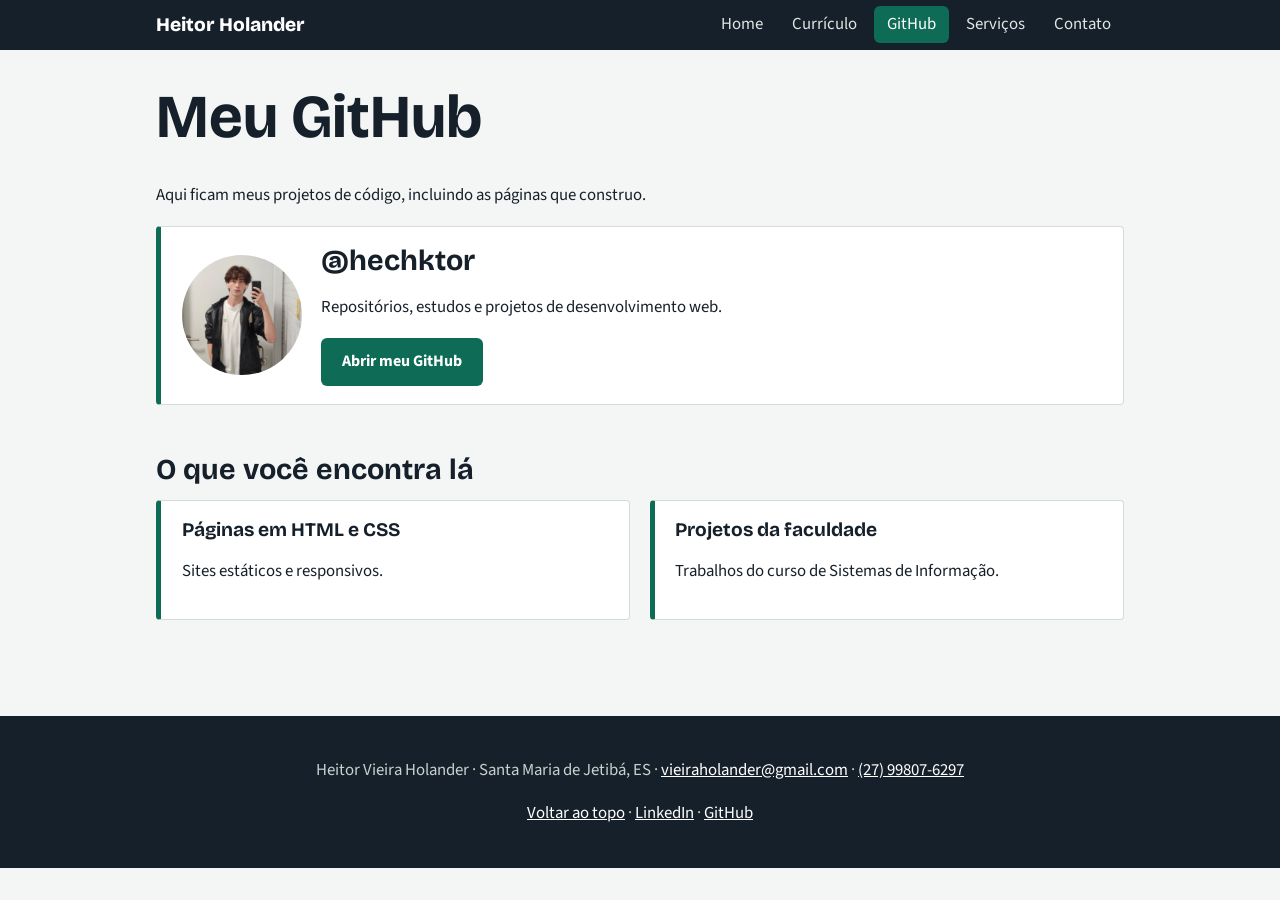
<file: site-heitor/SITE DE HEITOR/github.html>
<!DOCTYPE html>
<html lang="pt-BR"><head><meta charset="UTF-8"><meta name="viewport" content="width=device-width, initial-scale=1">
<title>GitHub | Heitor Holander</title>
<link rel="preconnect" href="https://fonts.googleapis.com"><link rel="preconnect" href="https://fonts.gstatic.com" crossorigin>
<link href="https://fonts.googleapis.com/css2?family=Bricolage+Grotesque:wght@700;800&family=Source+Sans+3:wght@400;700&display=swap" rel="stylesheet">
<link rel="stylesheet" href="style.css"></head><body>
<header><nav aria-label="Menu principal"><a class="logo" href="index.html">Heitor Holander</a><ul><li><a href="index.html">Home</a></li><li><a href="curriculo.html">Currículo</a></li><li><a href="github.html" class="ativo" aria-current="page">GitHub</a></li><li><a href="servicos.html">Serviços</a></li><li><a href="contato.html">Contato</a></li></ul></nav></header>
<main id="topo">
<h1>Meu GitHub</h1><p class="lead">Aqui ficam meus projetos de código, incluindo as páginas que construo.</p>
<section class="card" style="display:flex;gap:1.2rem;align-items:center;flex-wrap:wrap">
<img src="img/foto.jpg" alt="Foto de perfil" style="width:120px;height:120px;border-radius:50%;object-fit:cover">
<div><h2 style="margin:0">@hechktor</h2><p>Repositórios, estudos e projetos de desenvolvimento web.</p>
<a class="btn" href="https://github.com/hechktor" target="_blank" rel="noopener">Abrir meu GitHub</a></div></section>
<section><h2>O que você encontra lá</h2><div class="grid">
<div class="card"><h3>Páginas em HTML e CSS</h3><p>Sites estáticos e responsivos.</p></div>
<div class="card"><h3>Projetos da faculdade</h3><p>Trabalhos do curso de Sistemas de Informação.</p></div></div></section></main>
<footer><p>Heitor Vieira Holander · Santa Maria de Jetibá, ES · <a href="mailto:vieiraholander@gmail.com">vieiraholander@gmail.com</a> · <a href="tel:+5527998076297">(27) 99807-6297</a></p>
<p><a href="#topo">Voltar ao topo</a> · <a href="https://br.linkedin.com/in/heitor-vieira-holander-3a6a19292" target="_blank" rel="noopener">LinkedIn</a> · <a href="https://github.com/hechktor" target="_blank" rel="noopener">GitHub</a></p></footer>
</body></html>
</file>
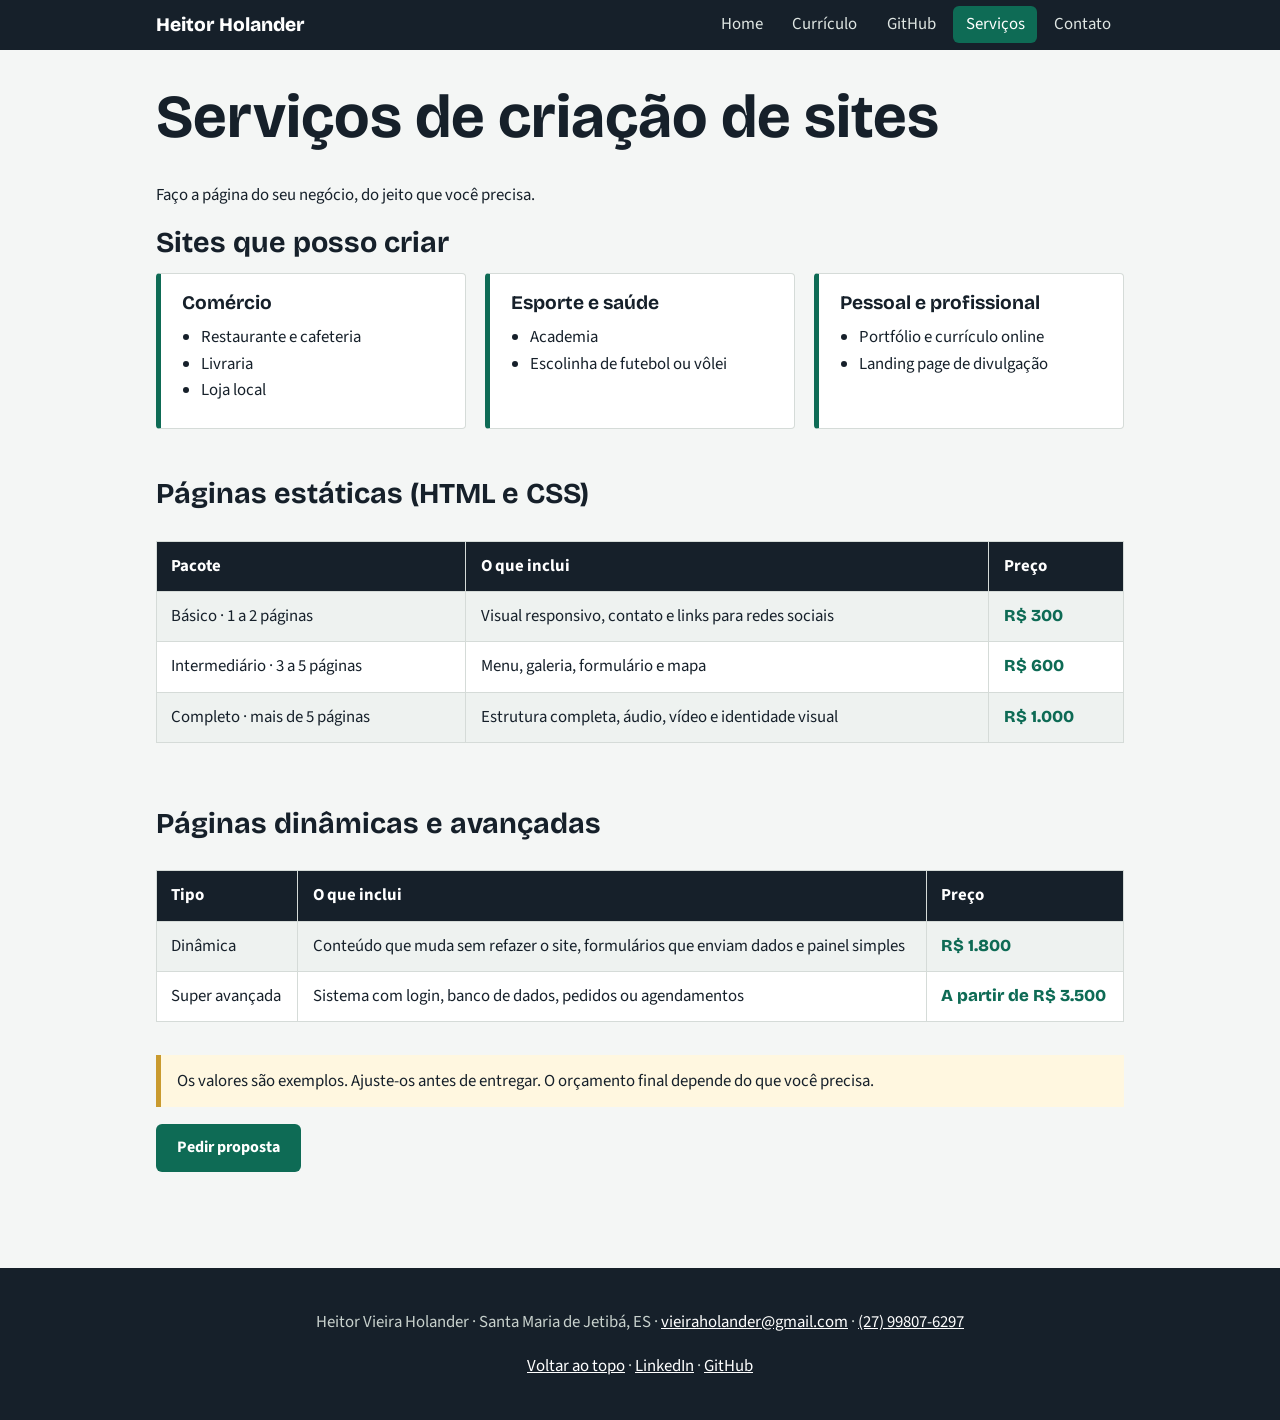
<file: site-heitor/SITE DE HEITOR/servicos.html>
<!DOCTYPE html>
<html lang="pt-BR"><head><meta charset="UTF-8"><meta name="viewport" content="width=device-width, initial-scale=1">
<title>Serviços | Heitor Holander</title>
<link rel="preconnect" href="https://fonts.googleapis.com"><link rel="preconnect" href="https://fonts.gstatic.com" crossorigin>
<link href="https://fonts.googleapis.com/css2?family=Bricolage+Grotesque:wght@700;800&family=Source+Sans+3:wght@400;700&display=swap" rel="stylesheet">
<link rel="stylesheet" href="style.css"></head><body>
<header><nav aria-label="Menu principal"><a class="logo" href="index.html">Heitor Holander</a><ul><li><a href="index.html">Home</a></li><li><a href="curriculo.html">Currículo</a></li><li><a href="github.html">GitHub</a></li><li><a href="servicos.html" class="ativo" aria-current="page">Serviços</a></li><li><a href="contato.html">Contato</a></li></ul></nav></header>
<main id="topo">
<h1>Serviços de criação de sites</h1><p class="lead">Faço a página do seu negócio, do jeito que você precisa.</p>
<section><h2>Sites que posso criar</h2><div class="grid">
<div class="card"><h3>Comércio</h3><ul><li>Restaurante e cafeteria</li><li>Livraria</li><li>Loja local</li></ul></div>
<div class="card"><h3>Esporte e saúde</h3><ul><li>Academia</li><li>Escolinha de futebol ou vôlei</li></ul></div>
<div class="card"><h3>Pessoal e profissional</h3><ul><li>Portfólio e currículo online</li><li>Landing page de divulgação</li></ul></div></div></section>
<section id="estaticas"><h2>Páginas estáticas (HTML e CSS)</h2><div class="tabela"><table><tr><th>Pacote</th><th>O que inclui</th><th>Preço</th></tr>
<tr><td>Básico · 1 a 2 páginas</td><td>Visual responsivo, contato e links para redes sociais</td><td class="preco">R$ 300</td></tr>
<tr><td>Intermediário · 3 a 5 páginas</td><td>Menu, galeria, formulário e mapa</td><td class="preco">R$ 600</td></tr>
<tr><td>Completo · mais de 5 páginas</td><td>Estrutura completa, áudio, vídeo e identidade visual</td><td class="preco">R$ 1.000</td></tr></table></div></section>
<section id="dinamicas"><h2>Páginas dinâmicas e avançadas</h2><div class="tabela"><table><tr><th>Tipo</th><th>O que inclui</th><th>Preço</th></tr>
<tr><td>Dinâmica</td><td>Conteúdo que muda sem refazer o site, formulários que enviam dados e painel simples</td><td class="preco">R$ 1.800</td></tr>
<tr><td>Super avançada</td><td>Sistema com login, banco de dados, pedidos ou agendamentos</td><td class="preco">A partir de R$ 3.500</td></tr></table></div>
<p class="aviso">Os valores são exemplos. Ajuste-os antes de entregar. O orçamento final depende do que você precisa.</p>
<a class="btn" href="contato.html">Pedir proposta</a></section></main>
<footer><p>Heitor Vieira Holander · Santa Maria de Jetibá, ES · <a href="mailto:vieiraholander@gmail.com">vieiraholander@gmail.com</a> · <a href="tel:+5527998076297">(27) 99807-6297</a></p>
<p><a href="#topo">Voltar ao topo</a> · <a href="https://br.linkedin.com/in/heitor-vieira-holander-3a6a19292" target="_blank" rel="noopener">LinkedIn</a> · <a href="https://github.com/hechktor" target="_blank" rel="noopener">GitHub</a></p></footer>
</body></html>
</file>
<file: site-heitor/SITE DE HEITOR/style.css>
:root{--ink:#16202a;--pcb:#0e6b55;--pcb-d:#0a4d3d;--brass:#c99a2e;--paper:#f4f6f5;--card:#fff;--line:#d5dbd8;--muted:#52606a}
*{box-sizing:border-box}html{scroll-behavior:smooth}
body{margin:0;font-family:'Source Sans 3',Arial,sans-serif;color:var(--ink);background:var(--paper);line-height:1.6;font-size:1.05rem}
h1,h2,h3{font-family:'Bricolage Grotesque',Arial,sans-serif;line-height:1.15;margin:0 0 .5em}
h1{font-size:clamp(2.2rem,6vw,3.8rem)}h2{font-size:1.8rem}h3{font-size:1.2rem}
a{color:var(--pcb)}a:focus-visible,button:focus-visible,input:focus-visible,select:focus-visible,textarea:focus-visible{outline:3px solid var(--brass);outline-offset:2px}
header{background:var(--ink);position:sticky;top:0;z-index:10}
nav{max-width:1000px;margin:auto;display:flex;flex-wrap:wrap;align-items:center;justify-content:space-between;padding:.6rem 1rem;gap:.5rem}
.logo{font-family:'Bricolage Grotesque',Arial,sans-serif;font-weight:800;color:#fff;text-decoration:none;font-size:1.2rem}
nav ul{list-style:none;display:flex;flex-wrap:wrap;gap:.25rem;margin:0;padding:0}
nav ul a{color:#dfe6e3;text-decoration:none;padding:.4rem .8rem;border-radius:6px}
nav ul a:hover,nav ul a.ativo{background:var(--pcb);color:#fff}
main{max-width:1000px;margin:auto;padding:2rem 1rem 3rem}
section{margin-bottom:3rem}
.hero{display:grid;grid-template-columns:1fr 320px;gap:2.5rem;align-items:center;padding:2rem 0}
.hero img{width:100%;border-radius:4px;border:6px solid var(--card);box-shadow:10px 10px 0 var(--pcb);aspect-ratio:3/4;object-fit:cover}
.hero p.lead{font-size:1.25rem;color:var(--muted);max-width:55ch}
.btn{display:inline-block;background:var(--pcb);color:#fff;padding:.7rem 1.3rem;border-radius:6px;text-decoration:none;font-weight:700;border:0;font-size:1rem;cursor:pointer;margin-right:.5rem}
.btn:hover{background:var(--pcb-d)}.btn.sec{background:transparent;color:var(--pcb);border:2px solid var(--pcb)}
.grid{display:grid;grid-template-columns:repeat(auto-fit,minmax(260px,1fr));gap:1.2rem}
.card{background:var(--card);border:1px solid var(--line);border-left:5px solid var(--pcb);padding:1.1rem 1.3rem;border-radius:4px}
.card ul{padding-left:1.2rem;margin:.4rem 0}
table{width:100%;border-collapse:collapse;background:var(--card);margin:1rem 0}
th,td{border:1px solid var(--line);padding:.7rem .9rem;text-align:left;vertical-align:top}
th{background:var(--ink);color:#fff}tr:nth-child(even) td{background:#eef2f0}
.tabela{overflow-x:auto}
.preco{font-family:'Bricolage Grotesque',Arial,sans-serif;font-weight:800;color:var(--pcb);white-space:nowrap}
.timeline{border-left:3px solid var(--pcb);padding-left:1.2rem}
.timeline h3{margin-bottom:.1em}.timeline small{color:var(--muted)}
.media{display:grid;grid-template-columns:repeat(auto-fit,minmax(280px,1fr));gap:1.2rem}
audio,video,iframe{width:100%;border-radius:4px}iframe{aspect-ratio:16/9;border:0}
form{background:var(--card);border:1px solid var(--line);padding:1.5rem;border-radius:4px;display:grid;gap:1rem}
label,legend{font-weight:700;display:block;margin-bottom:.25rem}
input[type=text],input[type=tel],input[type=email],select,textarea{width:100%;padding:.65rem;border:1px solid #9aa6a1;border-radius:4px;font:inherit;background:#fff}
fieldset{border:1px solid var(--line);border-radius:4px}
fieldset label{font-weight:400;display:inline-block;margin-right:1rem}
.aviso{background:#fff7e0;border-left:5px solid var(--brass);padding:.8rem 1rem}
footer{background:var(--ink);color:#c8d1cd;text-align:center;padding:1.5rem 1rem}footer a{color:#fff}
@media(max-width:760px){.hero{grid-template-columns:1fr}.hero img{max-width:280px}}
@media(prefers-reduced-motion:reduce){html{scroll-behavior:auto}}
</file>
